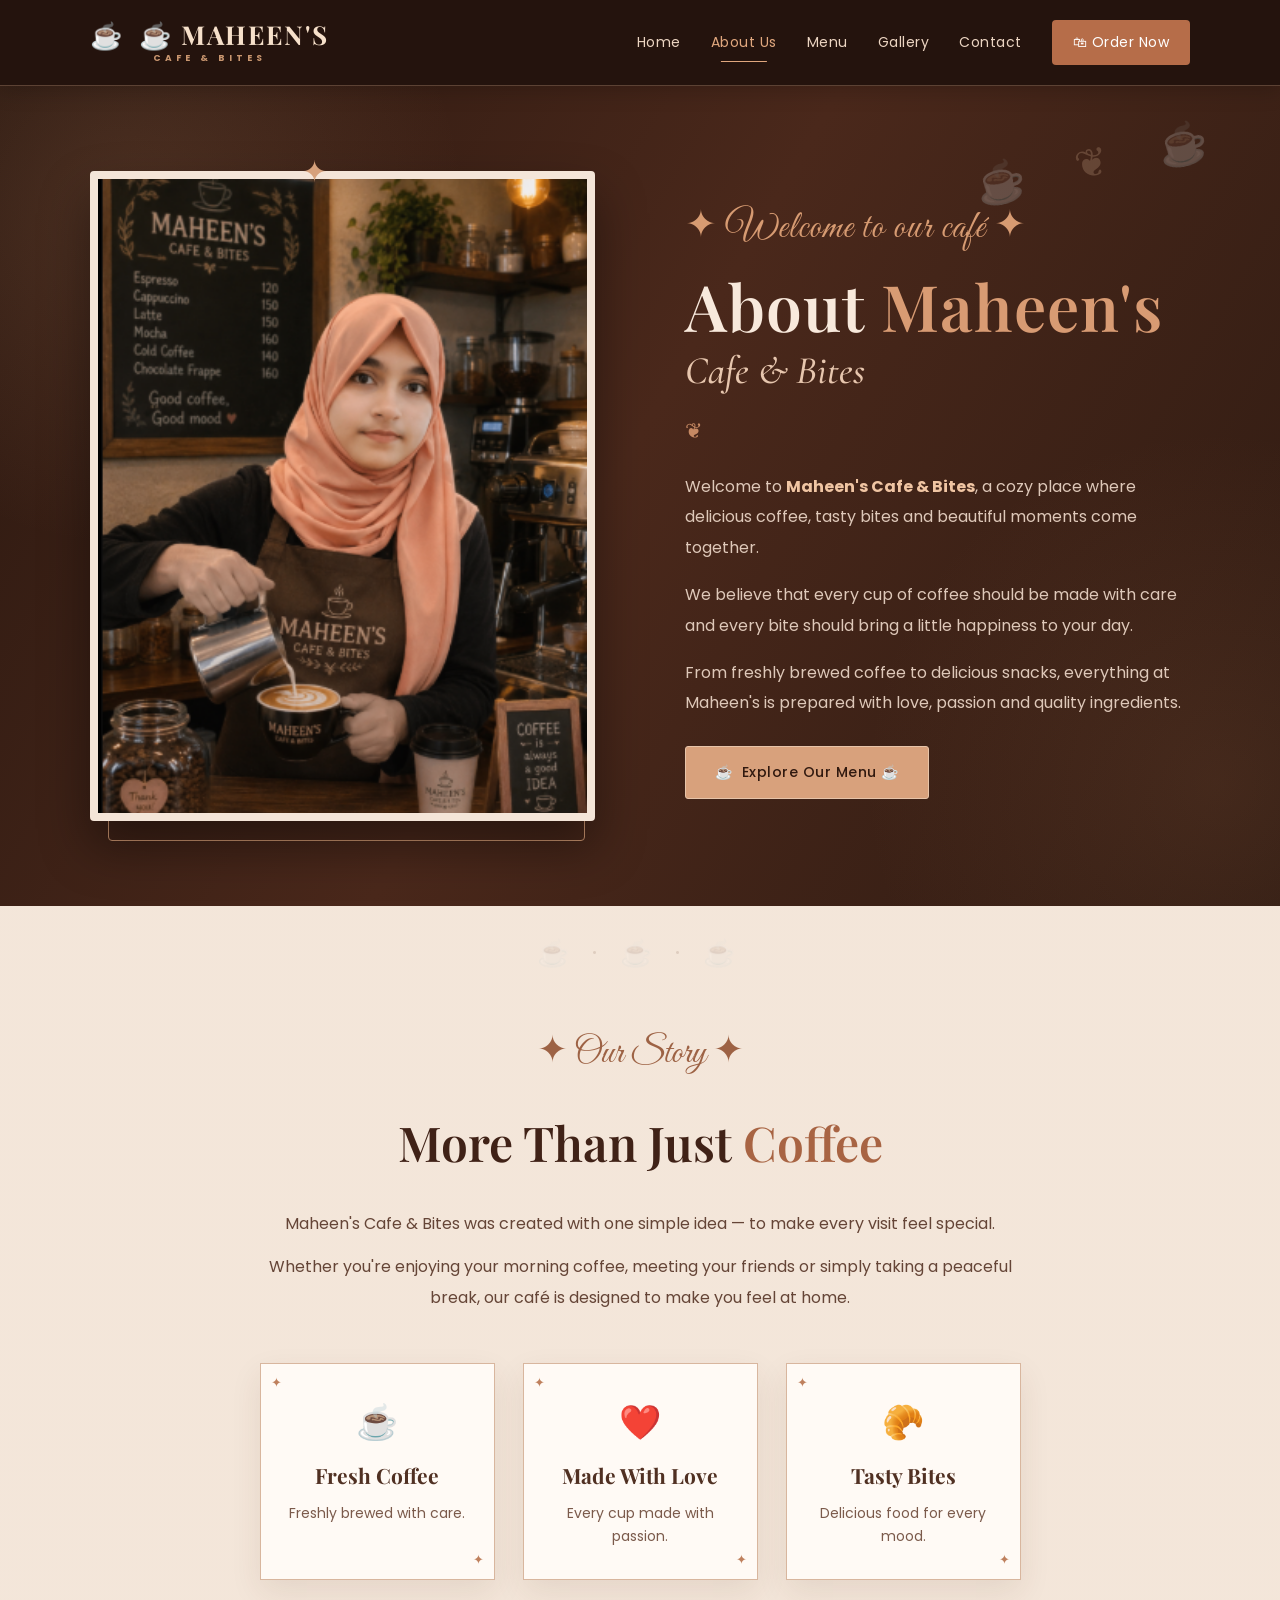
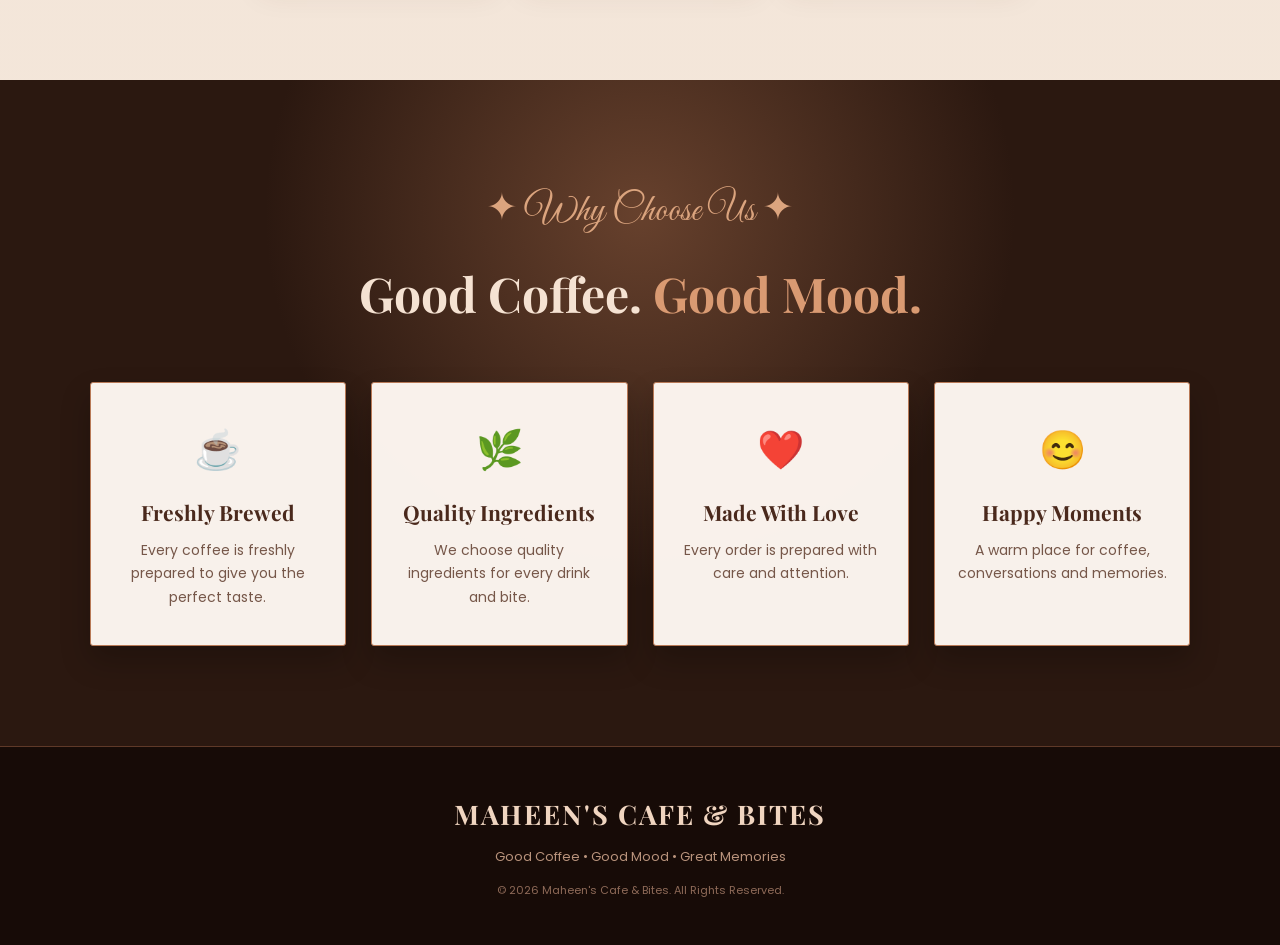
<file: about.html>
<!DOCTYPE html>
<html lang="en">
<head>
    <meta charset="UTF-8">
    <meta name="viewport" content="width=device-width, initial-scale=1.0">

    <title>About Us | Maheen's Cafe & Bites</title>

    <link rel="stylesheet" href="style.css">

    <link rel="preconnect" href="https://fonts.googleapis.com">
    <link rel="preconnect" href="https://fonts.gstatic.com" crossorigin>

    <link href="https://fonts.googleapis.com/css2?family=Playfair+Display:wght@500;600;700&family=Poppins:wght@300;400;500;600&display=swap" rel="stylesheet">
</head>

<body>

<!-- ================= NAVBAR ================= -->

<header>

    <div class="logo">
        ☕ MAHEEN'S
        <span>CAFE & BITES</span>
    </div>

    <nav>
        <a href="index.html">Home</a>
        <a href="about.html" class="active">About Us</a>
        <a href="menu.html">Menu</a>
        <a href="gallery.html">Gallery</a>
        <a href="contact.html">Contact</a>

        <a href="menu.html" class="order-btn">
            🛍 Order Now
        </a>
    </nav>

</header>


<!-- ================= ABOUT HERO ================= -->

<section class="about-hero">

    <div class="about-image">

        <!-- YOUR CAFÉ PHOTO -->

        <img src="images/cafe-about.jpg"
             alt="Maheen's Cafe Barista">

    </div>


    <div class="about-text">

        <p class="small-title">
            ✦ Welcome to our café ✦
        </p>

        <h1>
            About <span>Maheen's</span>
        </h1>

        <h2>
            Cafe & Bites
        </h2>

        <p>
            Welcome to <b>Maheen's Cafe & Bites</b>, a cozy place
            where delicious coffee, tasty bites and beautiful
            moments come together.
        </p>

        <p>
            We believe that every cup of coffee should be made
            with care and every bite should bring a little
            happiness to your day.
        </p>

        <p>
            From freshly brewed coffee to delicious snacks,
            everything at Maheen's is prepared with love,
            passion and quality ingredients.
        </p>

        <a href="menu.html" class="about-btn">
            Explore Our Menu ☕
        </a>

    </div>

</section>


<!-- ================= OUR STORY ================= -->

<section class="story">

    <div class="story-content">

        <p class="small-title">
            ✦ Our Story ✦
        </p>

        <h2>
            More Than Just <span>Coffee</span>
        </h2>

        <p>
            Maheen's Cafe & Bites was created with one simple
            idea — to make every visit feel special.
        </p>

        <p>
            Whether you're enjoying your morning coffee,
            meeting your friends or simply taking a peaceful
            break, our café is designed to make you feel at home.
        </p>

        <div class="story-boxes">

            <div>
                <h3>☕</h3>
                <h4>Fresh Coffee</h4>
                <p>Freshly brewed with care.</p>
            </div>

            <div>
                <h3>❤️</h3>
                <h4>Made With Love</h4>
                <p>Every cup made with passion.</p>
            </div>

            <div>
                <h3>🥐</h3>
                <h4>Tasty Bites</h4>
                <p>Delicious food for every mood.</p>
            </div>

        </div>

    </div>

</section>


<!-- ================= WHY US ================= -->

<section class="why-us">

    <p class="small-title">
        ✦ Why Choose Us ✦
    </p>

    <h2>
        Good Coffee. <span>Good Mood.</span>
    </h2>

    <div class="why-container">

        <div class="why-card">
            <div class="icon">☕</div>
            <h3>Freshly Brewed</h3>
            <p>
                Every coffee is freshly prepared
                to give you the perfect taste.
            </p>
        </div>

        <div class="why-card">
            <div class="icon">🌿</div>
            <h3>Quality Ingredients</h3>
            <p>
                We choose quality ingredients
                for every drink and bite.
            </p>
        </div>

        <div class="why-card">
            <div class="icon">❤️</div>
            <h3>Made With Love</h3>
            <p>
                Every order is prepared with
                care and attention.
            </p>
        </div>

        <div class="why-card">
            <div class="icon">😊</div>
            <h3>Happy Moments</h3>
            <p>
                A warm place for coffee,
                conversations and memories.
            </p>
        </div>

    </div>

</section>


<!-- ================= FOOTER ================= -->

<footer>

    <h2>MAHEEN'S CAFE & BITES</h2>

    <p>
        Good Coffee • Good Mood • Great Memories
    </p>

    <p class="copyright">
        © 2026 Maheen's Cafe & Bites. All Rights Reserved.
    </p>

</footer>

</body>
</html>
</file>
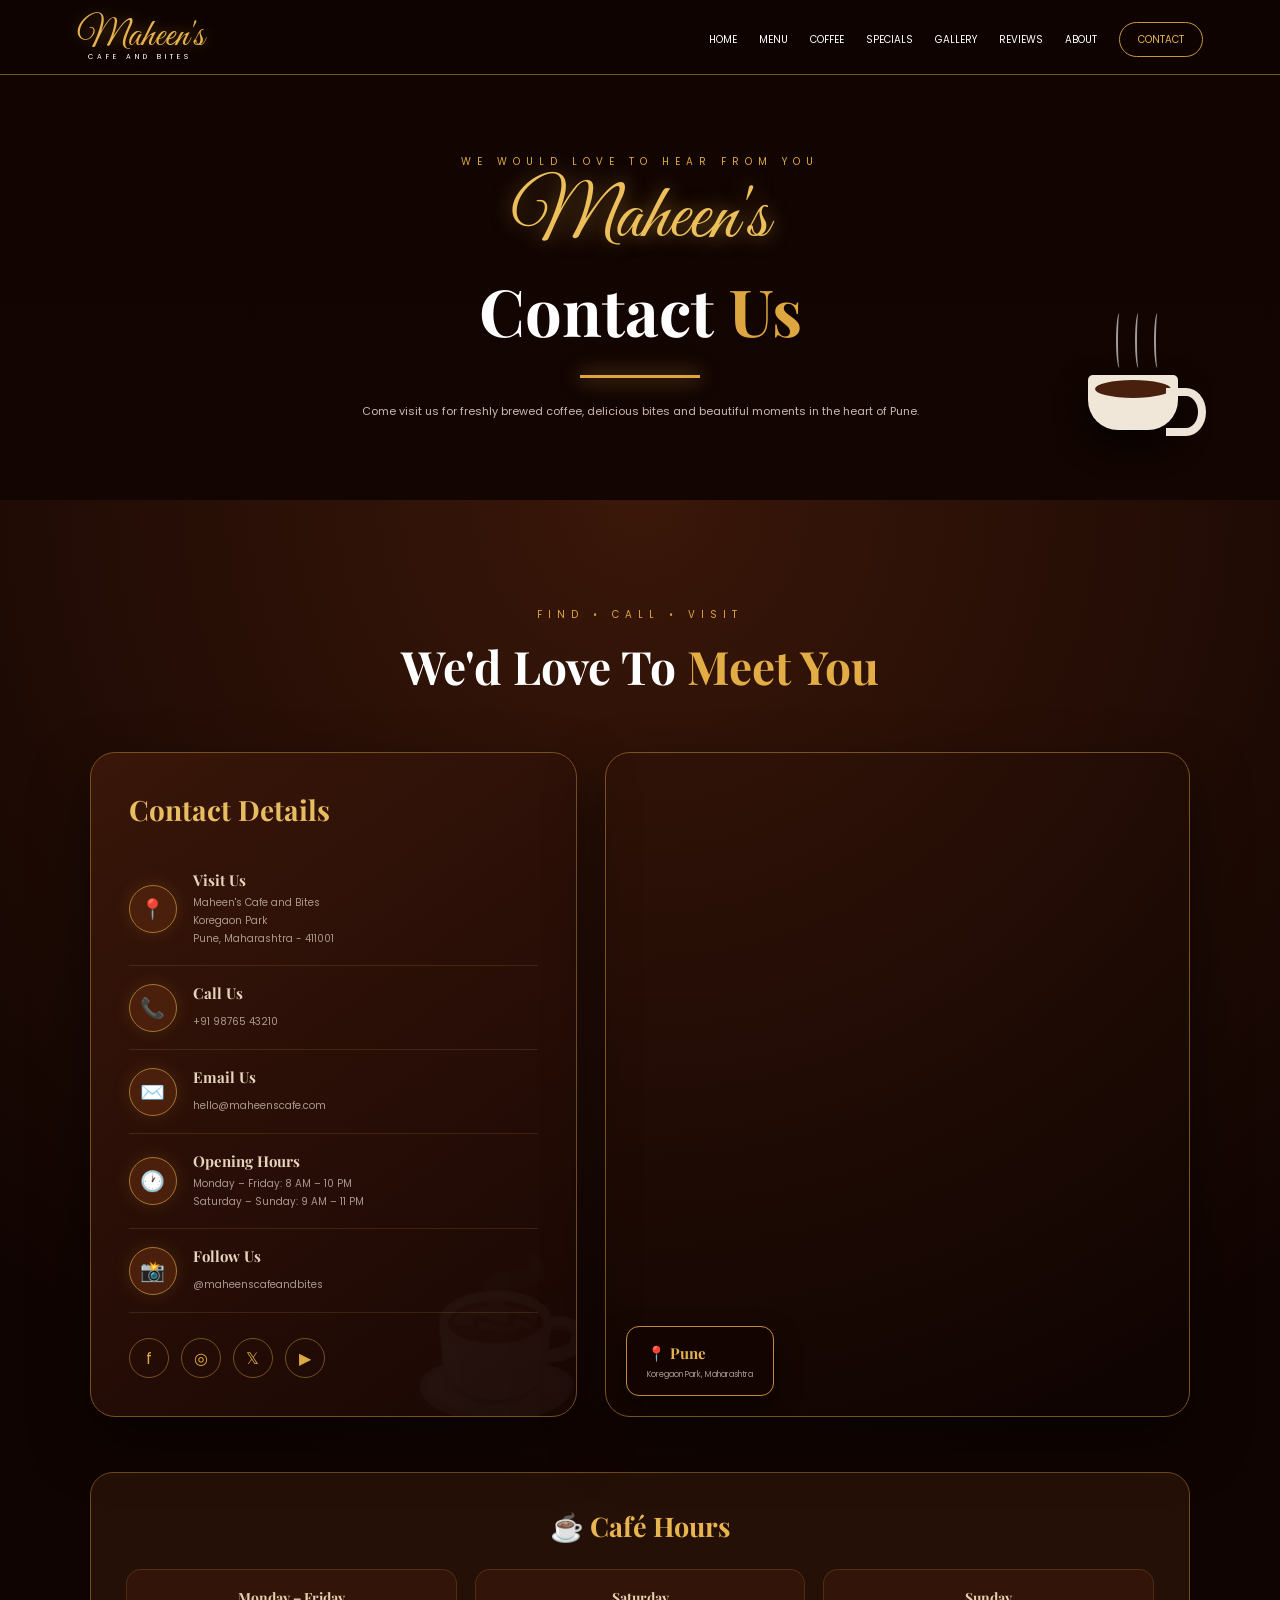
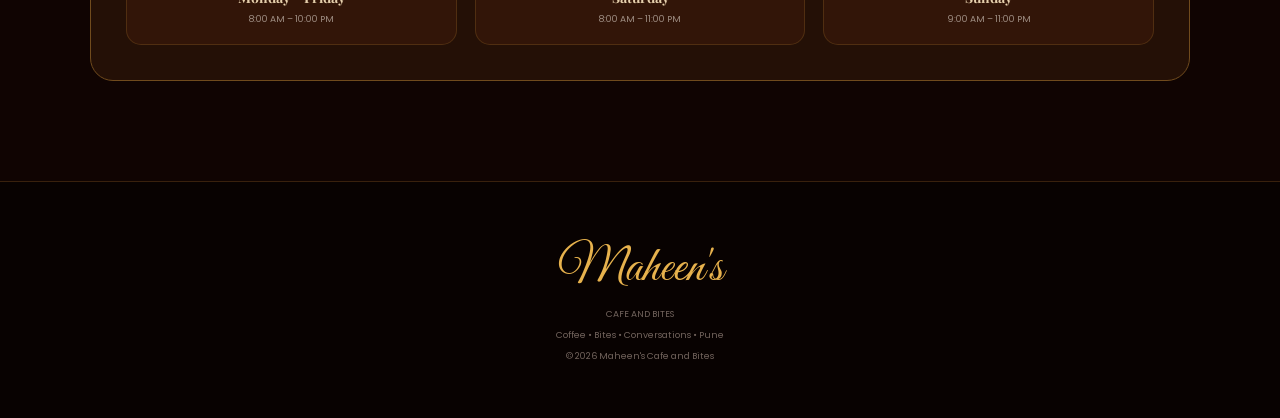
<file: contact.html>
<!DOCTYPE html>
<html lang="en">
<head>
<meta charset="UTF-8">
<meta name="viewport" content="width=device-width, initial-scale=1.0">

<title>Contact | Maheen's Cafe and Bites</title>

<link href="https://fonts.googleapis.com/css2?family=Great+Vibes&family=Playfair+Display:wght@500;600;700&family=Poppins:wght@300;400;500;600&display=swap" rel="stylesheet">

<style>

*{
    margin:0;
    padding:0;
    box-sizing:border-box;
}

body{
    font-family:Poppins,sans-serif;
    background:#100402;
    color:white;
    overflow-x:hidden;
}


/* ================= NAVBAR ================= */

nav{
    height:75px;
    width:100%;

    position:fixed;
    top:0;
    z-index:1000;

    display:flex;
    align-items:center;
    justify-content:space-between;

    padding:0 6%;

    background:rgba(15,4,2,.95);

    backdrop-filter:blur(15px);

    border-bottom:1px solid #795321;
}

.logo{
    font-family:'Great Vibes',cursive;
    font-size:38px;
    color:#e8b34e;

    text-shadow:0 0 15px rgba(232,179,78,.4);
}

.logo small{
    display:block;

    font-family:Poppins,sans-serif;

    font-size:7px;

    letter-spacing:4px;

    text-align:center;

    color:white;

    margin-top:-8px;
}

nav ul{
    display:flex;
    gap:22px;
    list-style:none;
}

nav a{
    text-decoration:none;
    color:white;
    font-size:10px;
    transition:.3s;
}

nav a:hover{
    color:#e7b34e;
}

.home{
    border:1px solid #c99639;
    padding:9px 18px;
    border-radius:25px;
    color:#e7b34e !important;
}


/* ================= HERO ================= */

.hero{
    min-height:500px;

    padding-top:75px;

    display:flex;
    justify-content:center;
    align-items:center;

    text-align:center;

    position:relative;
    overflow:hidden;

    background:

    linear-gradient(
        rgba(18,5,2,.52),
        rgba(18,5,2,.94)
    ),

    url("https://images.unsplash.com/photo-1495474472287-4d71bcdd2085?auto=format&fit=crop&w=2200&q=90");

    background-size:cover;
    background-position:center;
}

.hero-content{
    position:relative;
    z-index:5;

    animation:appear 1.4s ease;
}

.subtitle{
    color:#dda640;
    letter-spacing:6px;
    font-size:10px;
}

.script{
    font-family:'Great Vibes',cursive;
    font-size:78px;
    color:#edbf5b;

    text-shadow:
    0 0 20px rgba(235,181,74,.5);
}

.hero h1{
    font-family:'Playfair Display',serif;
    font-size:65px;
}

.hero h1 span{
    color:#dda640;
}

.line{
    width:120px;
    height:3px;

    background:#dda640;

    margin:22px auto;

    box-shadow:0 0 20px #dda640;
}

.hero p{
    max-width:620px;

    margin:auto;

    color:#cbb9ad;

    font-size:11px;

    line-height:2;
}


/* ================= COFFEE CUP ================= */

.cup{
    position:absolute;

    right:8%;
    bottom:70px;

    width:90px;
    height:55px;

    background:#f1e7d9;

    border-radius:5px 5px 30px 30px;

    box-shadow:
    0 15px 30px rgba(0,0,0,.7);

    animation:cup 4s infinite ease-in-out;
}

.cup:before{
    content:"";

    position:absolute;

    left:7px;
    top:5px;

    width:76px;
    height:18px;

    background:#48200d;

    border-radius:50%;
}

.cup:after{
    content:"";

    position:absolute;

    right:-28px;
    top:13px;

    width:32px;
    height:32px;

    border:8px solid #eee4d7;

    border-left:0;

    border-radius:0 50% 50% 0;
}


/* STEAM */

.steam{
    position:absolute;

    right:9%;
    bottom:125px;
}

.steam span{
    display:inline-block;

    width:7px;
    height:55px;

    margin:0 4px;

    border-left:2px solid rgba(255,255,255,.6);

    border-radius:50%;

    animation:steam 3s infinite;
}

.steam span:nth-child(2){
    animation-delay:1s;
}

.steam span:nth-child(3){
    animation-delay:2s;
}


/* ================= CONTACT AREA ================= */

.contact{
    padding:100px 7%;

    position:relative;

    background:
    radial-gradient(
        circle at top,
        #3a1709,
        #100402 70%
    );
}

.heading{
    text-align:center;
    margin-bottom:55px;
}

.heading small{
    color:#dca43f;
    letter-spacing:6px;
    font-size:10px;
}

.heading h2{
    font-family:'Playfair Display',serif;
    font-size:46px;
    margin-top:10px;
}

.heading h2 span{
    color:#e3ad46;
}


/* ================= MAIN GRID ================= */

.contact-grid{
    max-width:1200px;

    margin:auto;

    display:grid;

    grid-template-columns:1fr 1.2fr;

    gap:28px;
}


/* ================= DETAILS ================= */

.details{
    padding:38px;

    border-radius:25px;

    background:
    linear-gradient(
        145deg,
        #391609,
        #190704
    );

    border:1px solid #78501e;

    box-shadow:
    0 25px 55px rgba(0,0,0,.5);

    position:relative;

    overflow:hidden;
}

.details:after{
    content:"☕";

    position:absolute;

    right:-20px;
    bottom:-35px;

    font-size:150px;

    opacity:.035;
}

.details h3{
    font-family:'Playfair Display',serif;

    color:#e8bd62;

    font-size:28px;

    margin-bottom:25px;
}


/* DETAIL ITEM */

.detail{
    display:flex;

    gap:16px;

    align-items:center;

    padding:17px 0;

    border-bottom:1px solid rgba(220,165,63,.15);
}

.detail:last-child{
    border-bottom:none;
}

.icon{
    min-width:48px;
    height:48px;

    display:flex;

    align-items:center;
    justify-content:center;

    border-radius:50%;

    background:#4a200c;

    border:1px solid #a5742b;

    font-size:20px;

    box-shadow:
    0 0 18px rgba(218,164,62,.15);
}

.detail h4{
    color:#e6d5bc;

    font-family:'Playfair Display',serif;

    font-size:15px;

    margin-bottom:4px;
}

.detail p,
.detail a{
    color:#aa988d;

    text-decoration:none;

    font-size:10px;

    line-height:1.8;
}

.detail a:hover{
    color:#e4af45;
}


/* ================= SOCIAL ================= */

.social{
    margin-top:25px;

    display:flex;

    gap:12px;
}

.social a{
    width:40px;
    height:40px;

    display:flex;

    align-items:center;
    justify-content:center;

    border:1px solid #755020;

    border-radius:50%;

    text-decoration:none;

    color:#dca844;

    transition:.3s;
}

.social a:hover{
    background:#dca844;
    color:#160604;

    transform:translateY(-5px);

    box-shadow:0 0 20px rgba(220,168,68,.4);
}


/* ================= MAP ================= */

.map{
    min-height:500px;

    border-radius:25px;

    overflow:hidden;

    border:1px solid #79531f;

    box-shadow:
    0 25px 55px rgba(0,0,0,.5);

    position:relative;
}

.map iframe{
    width:100%;
    height:100%;
    min-height:500px;

    border:0;
}


/* MAP LABEL */

.map-label{
    position:absolute;

    left:20px;
    bottom:20px;

    padding:14px 20px;

    background:rgba(20,5,2,.94);

    border:1px solid #c18b31;

    border-radius:13px;

    z-index:5;

    box-shadow:0 10px 25px rgba(0,0,0,.5);
}

.map-label strong{
    color:#e7b34d;

    font-family:'Playfair Display',serif;

    font-size:15px;
}

.map-label span{
    display:block;

    color:#a9978d;

    font-size:8px;

    margin-top:3px;
}


/* ================= HOURS ================= */

.hours{
    max-width:1200px;

    margin:55px auto 0;

    padding:35px;

    text-align:center;

    background:#241006;

    border:1px solid #704b1d;

    border-radius:23px;
}

.hours h3{
    font-family:'Playfair Display',serif;

    color:#e8b550;

    font-size:27px;

    margin-bottom:25px;
}

.hour-grid{
    display:grid;

    grid-template-columns:repeat(3,1fr);

    gap:18px;
}

.day{
    padding:18px;

    border-radius:15px;

    background:#321508;

    border:1px solid rgba(215,161,59,.18);
}

.day h4{
    font-family:'Playfair Display',serif;

    color:#e6d0ad;

    font-size:14px;
}

.day p{
    color:#9e8d82;

    font-size:9px;

    margin-top:6px;
}


/* ================= FOOTER ================= */

footer{
    text-align:center;

    padding:55px 20px;

    background:#080201;

    border-top:1px solid #39210d;
}

.footer-logo{
    font-family:'Great Vibes',cursive;

    font-size:50px;

    color:#e7b24d;
}

footer p{
    color:#71635c;

    font-size:9px;

    margin-top:8px;
}


/* ================= ANIMATIONS ================= */

@keyframes appear{
    from{
        opacity:0;
        transform:translateY(40px);
    }

    to{
        opacity:1;
        transform:translateY(0);
    }
}

@keyframes cup{
    0%,100%{
        transform:translateY(0);
    }

    50%{
        transform:translateY(-12px);
    }
}

@keyframes steam{
    0%{
        opacity:0;
        transform:translateY(15px);
    }

    50%{
        opacity:1;
    }

    100%{
        opacity:0;
        transform:translateY(-55px);
    }
}


/* ================= MOBILE ================= */

@media(max-width:850px){

    nav ul{
        display:none;
    }

    .contact-grid{
        grid-template-columns:1fr;
    }

    .hour-grid{
        grid-template-columns:1fr;
    }

    .cup,
    .steam{
        display:none;
    }
}

@media(max-width:600px){

    .script{
        font-size:55px;
    }

    .hero h1{
        font-size:43px;
    }

    .heading h2{
        font-size:36px;
    }

}

</style>
</head>


<body>


<!-- NAVBAR -->

<nav>

    <div class="logo">
        Maheen's
        <small>CAFE AND BITES</small>
    </div>

    <ul>

        <li><a href="index.html">HOME</a></li>

        <li><a href="menu.html">MENU</a></li>

        <li><a href="coffee.html">COFFEE</a></li>

        <li><a href="specials.html">SPECIALS</a></li>

        <li><a href="gallery.html">GALLERY</a></li>

        <li><a href="review.html">REVIEWS</a></li>

        <li><a href="about.html">ABOUT</a></li>

        <li><a href="contact.html" class="home">CONTACT</a></li>

    </ul>

</nav>


<!-- HERO -->

<section class="hero">

    <div class="hero-content">

        <div class="subtitle">
            WE WOULD LOVE TO HEAR FROM YOU
        </div>

        <div class="script">
            Maheen's
        </div>

        <h1>
            Contact <span>Us</span>
        </h1>

        <div class="line"></div>

        <p>
            Come visit us for freshly brewed coffee,
            delicious bites and beautiful moments
            in the heart of Pune.
        </p>

    </div>


    <!-- COFFEE CUP -->

    <div class="cup"></div>

    <div class="steam">
        <span></span>
        <span></span>
        <span></span>
    </div>

</section>


<!-- CONTACT -->

<section class="contact">


    <div class="heading">

        <small>
            FIND • CALL • VISIT
        </small>

        <h2>
            We'd Love To <span>Meet You</span>
        </h2>

    </div>


    <div class="contact-grid">


        <!-- DETAILS -->

        <div class="details">

            <h3>
                Contact Details
            </h3>


            <!-- LOCATION -->

            <div class="detail">

                <div class="icon">
                    📍
                </div>

                <div>

                    <h4>
                        Visit Us
                    </h4>

                    <p>
                        Maheen's Cafe and Bites<br>
                        Koregaon Park<br>
                        Pune, Maharashtra - 411001
                    </p>

                </div>

            </div>


            <!-- PHONE -->

            <div class="detail">

                <div class="icon">
                    📞
                </div>

                <div>

                    <h4>
                        Call Us
                    </h4>

                    <a href="tel:+919876543210">
                        +91 98765 43210
                    </a>

                </div>

            </div>


            <!-- EMAIL -->

            <div class="detail">

                <div class="icon">
                    ✉️
                </div>

                <div>

                    <h4>
                        Email Us
                    </h4>

                    <a href="mailto:hello@maheenscafe.com">
                        hello@maheenscafe.com
                    </a>

                </div>

            </div>


            <!-- HOURS -->

            <div class="detail">

                <div class="icon">
                    🕐
                </div>

                <div>

                    <h4>
                        Opening Hours
                    </h4>

                    <p>
                        Monday – Friday: 8 AM – 10 PM<br>
                        Saturday – Sunday: 9 AM – 11 PM
                    </p>

                </div>

            </div>


            <!-- INSTAGRAM -->

            <div class="detail">

                <div class="icon">
                    📸
                </div>

                <div>

                    <h4>
                        Follow Us
                    </h4>

                    <a href="#">
                        @maheenscafeandbites
                    </a>

                </div>

            </div>


            <div class="social">

                <a href="#">f</a>

                <a href="#">◎</a>

                <a href="#">𝕏</a>

                <a href="#">▶</a>

            </div>

        </div>


        <!-- PUNE MAP -->

        <div class="map">

            <iframe
                src="https://www.google.com/maps?q=Koregaon+Park,+Pune,+Maharashtra&output=embed"
                loading="lazy">
            </iframe>

            <div class="map-label">

                <strong>📍 Pune</strong>

                <span>
                    Koregaon Park, Maharashtra
                </span>

            </div>

        </div>

    </div>


    <!-- HOURS -->

    <div class="hours">

        <h3>
            ☕ Café Hours
        </h3>

        <div class="hour-grid">

            <div class="day">
                <h4>Monday – Friday</h4>
                <p>8:00 AM – 10:00 PM</p>
            </div>

            <div class="day">
                <h4>Saturday</h4>
                <p>8:00 AM – 11:00 PM</p>
            </div>

            <div class="day">
                <h4>Sunday</h4>
                <p>9:00 AM – 11:00 PM</p>
            </div>

        </div>

    </div>

</section>

<!-- FOOTER -->

<footer>

    <div class="footer-logo">
        Maheen's
    </div>

    <p>
        CAFE AND BITES
    </p>

    <p>
        Coffee • Bites • Conversations • Pune
    </p>

    <p>
        © 2026 Maheen's Cafe and Bites
    </p>

</footer>


</body>
</html>
</file>
<file: style.css>
/* =========================================================
   MAHEEN'S CAFE & BITES
   LUXURY COFFEE / VINTAGE ABOUT PAGE
========================================================= */

@import url('https://fonts.googleapis.com/css2?family=Cormorant+Garamond:wght@400;500;600;700&family=Great+Vibes&family=Playfair+Display:wght@400;500;600;700&family=Poppins:wght@300;400;500;600&display=swap');


/* =========================================================
   BASIC RESET
========================================================= */

* {
    margin: 0;
    padding: 0;
    box-sizing: border-box;
}

html {
    scroll-behavior: smooth;
}

body {
    font-family: 'Poppins', sans-serif;
    background: #f3e7da;
    color: #3b2117;
    line-height: 1.7;
}

img {
    display: block;
    max-width: 100%;
}

a {
    text-decoration: none;
}


/* =========================================================
   NAVBAR
========================================================= */

header {
    height: 86px;
    width: 100%;

    display: flex;
    align-items: center;
    justify-content: space-between;

    padding: 0 7%;

    background: #24130d;

    border-bottom: 1px solid rgba(220, 177, 143, 0.3);

    position: sticky;
    top: 0;
    z-index: 1000;

    box-shadow: 0 5px 20px rgba(0, 0, 0, 0.18);
}


/* LOGO */

.logo {
    color: #f6e0ca;

    font-family: 'Playfair Display', serif;

    font-size: 26px;
    font-weight: 700;

    letter-spacing: 2px;

    line-height: 1;
}

.logo::before {
    content: "☕";
    margin-right: 7px;
}

.logo span {
    display: block;

    text-align: center;

    font-family: 'Poppins', sans-serif;

    font-size: 9px;

    letter-spacing: 4px;

    color: #c9966f;

    margin-top: 6px;
}


/* NAV */

nav {
    display: flex;
    align-items: center;
    gap: 30px;
}

nav a {
    color: #ecd5c2;

    font-size: 14px;

    letter-spacing: 0.5px;

    transition: 0.3s ease;

    position: relative;
}

nav a:hover,
nav a.active {
    color: #e0a77e;
}

nav a::after {
    content: "";

    position: absolute;

    left: 50%;
    bottom: -8px;

    width: 0;
    height: 1px;

    background: #e0a77e;

    transform: translateX(-50%);

    transition: 0.3s ease;
}

nav a:hover::after,
nav a.active::after {
    width: 70%;
}


/* ORDER BUTTON */

.order-btn {
    background: #b66d49 !important;

    color: #fff !important;

    padding: 11px 21px;

    border-radius: 4px;

    letter-spacing: 0.5px;

    box-shadow: none;

    transition: 0.3s ease;
}

.order-btn:hover {
    background: #d18a63 !important;

    transform: translateY(-2px);
}

.order-btn::after {
    display: none;
}


/* =========================================================
   ABOUT HERO
========================================================= */

.about-hero {
    min-height: calc(100vh - 86px);

    padding: 85px 7%;

    display: flex;
    align-items: center;

    gap: 90px;

    position: relative;

    overflow: hidden;

    background:
        radial-gradient(
            circle at 10% 15%,
            rgba(199, 142, 104, 0.18),
            transparent 25%
        ),
        radial-gradient(
            circle at 95% 85%,
            rgba(160, 104, 72, 0.16),
            transparent 25%
        ),
        linear-gradient(
            120deg,
            #2b1810,
            #4a281b 48%,
            #2f1b12
        );
}


/* OLD PAPER TEXTURE EFFECT */

.about-hero::before {
    content: "";

    position: absolute;

    inset: 0;

    opacity: 0.06;

    background-image:
        radial-gradient(#ffffff 0.7px, transparent 0.7px);

    background-size: 10px 10px;

    pointer-events: none;
}


/* Decorative coffee corner */

.about-hero::after {
    content: "☕  ❦  ☕";

    position: absolute;

    right: 4%;
    top: 5%;

    color: rgba(232, 191, 158, 0.22);

    font-size: 40px;

    letter-spacing: 20px;

    transform: rotate(-12deg);

    pointer-events: none;
}


/* =========================================================
   PHOTO FRAME
========================================================= */

.about-image {
    flex: 1;

    position: relative;

    display: flex;
    justify-content: center;

    z-index: 2;
}


/* outer decorative frame */

.about-image::before {
    content: "";

    position: absolute;

    width: calc(100% - 30px);
    max-width: 570px;

    height: 100%;

    border: 1px solid #c9936e;

    top: 18px;
    left: 18px;

    border-radius: 4px;

    z-index: 0;
}


/* little coffee decoration */

.about-image::after {
    content: "✦";

    position: absolute;

    top: -24px;
    left: 42%;

    color: #d7a17b;

    font-size: 30px;

    z-index: 3;
}


.about-image img {
    width: 100%;

    max-width: 550px;

    height: 650px;

    object-fit: cover;

    object-position: center;

    border: 8px solid #f4e5d8;

    border-radius: 4px;

    position: relative;

    z-index: 2;

    box-shadow:
        0 25px 50px rgba(0, 0, 0, 0.42);

    transition: 0.5s ease;
}

.about-image img:hover {
    transform: translateY(-5px);
}


/* =========================================================
   ABOUT TEXT
========================================================= */

.about-text {
    flex: 1;

    max-width: 610px;

    position: relative;

    z-index: 2;
}


/* handwritten heading */

.about-text .small-title {
    font-family: 'Great Vibes', cursive;

    color: #d79b72;

    font-size: 38px;

    letter-spacing: 1px;

    margin-bottom: 8px;
}


.about-text h1 {
    font-family: 'Playfair Display', serif;

    color: #f8e9dc;

    font-size: clamp(48px, 5vw, 72px);

    font-weight: 600;

    line-height: 1.02;

    letter-spacing: 1px;
}

.about-text h1 span {
    color: #d89b73;
}


.about-text h2 {
    font-family: 'Cormorant Garamond', serif;

    color: #e7c6ae;

    font-size: 39px;

    font-weight: 500;

    font-style: italic;

    margin-bottom: 22px;
}


/* elegant divider */

.about-text h2::after {
    content: "  ❦  ";

    display: block;

    font-family: Georgia, serif;

    color: #c68963;

    font-style: normal;

    font-size: 21px;

    margin-top: 10px;
}


/* paragraph */

.about-text p {
    color: #dec8b9;

    font-size: 16px;

    line-height: 1.9;

    margin-bottom: 17px;

    max-width: 550px;
}

.about-text p b {
    color: #f0c5a3;
}


/* =========================================================
   ELEGANT BUTTON
========================================================= */

.about-btn {
    display: inline-flex;

    align-items: center;

    gap: 9px;

    margin-top: 10px;

    padding: 14px 29px;

    color: #30190f;

    background: #d8a17c;

    font-family: 'Poppins', sans-serif;

    font-size: 14px;

    font-weight: 500;

    letter-spacing: 0.5px;

    border-radius: 3px;

    border: 1px solid #e7c4a9;

    transition: 0.3s ease;
}

.about-btn::before {
    content: "☕";
}

.about-btn:hover {
    background: #f0c5a4;

    transform: translateY(-3px);

    box-shadow:
        0 10px 25px rgba(0, 0, 0, 0.22);
}


/* =========================================================
   QUOTE STRIP
========================================================= */

.coffee-quote {
    background: #1e100b;

    padding: 34px 20px;

    text-align: center;

    border-top: 1px solid #69422f;

    border-bottom: 1px solid #69422f;
}

.coffee-quote p {
    font-family: 'Great Vibes', cursive;

    color: #dca983;

    font-size: 38px;

    letter-spacing: 1px;
}


/* =========================================================
   OUR STORY
========================================================= */

.story {
    padding: 100px 7%;

    text-align: center;

    position: relative;

    background:
        linear-gradient(
            rgba(244, 231, 218, 0.96),
            rgba(244, 231, 218, 0.96)
        ),
        #ead8c6;

    overflow: hidden;
}


/* decorative coffee beans */

.story::before {
    content: "☕   ·   ☕   ·   ☕";

    position: absolute;

    top: 25px;
    left: 50%;

    transform: translateX(-50%);

    color: rgba(98, 54, 34, 0.14);

    font-size: 26px;

    letter-spacing: 8px;
}

.story .small-title {
    font-family: 'Great Vibes', cursive;

    color: #9d6244;

    font-size: 37px;
}


/* heading */

.story h2 {
    font-family: 'Playfair Display', serif;

    font-size: 48px;

    font-weight: 600;

    color: #402217;

    margin: 8px 0 25px;
}

.story h2 span {
    color: #a86443;
}


/* story paragraphs */

.story-content > p {
    max-width: 790px;

    margin: 13px auto;

    color: #654537;

    font-size: 16px;

    line-height: 1.9;
}


/* =========================================================
   STORY CARDS
========================================================= */

.story-boxes {
    display: flex;

    justify-content: center;

    gap: 28px;

    margin-top: 50px;

    flex-wrap: wrap;
}

.story-boxes div {
    width: 235px;

    min-height: 185px;

    padding: 30px 20px;

    background: #fffaf5;

    border: 1px solid #d8b69e;

    position: relative;

    box-shadow:
        0 12px 30px rgba(77, 39, 23, 0.09);

    transition: 0.35s ease;
}


/* corners */

.story-boxes div::before,
.story-boxes div::after {
    content: "✦";

    position: absolute;

    color: #bf805d;

    font-size: 13px;
}

.story-boxes div::before {
    top: 8px;
    left: 10px;
}

.story-boxes div::after {
    bottom: 8px;
    right: 10px;
}

.story-boxes div:hover {
    transform: translateY(-8px);

    box-shadow:
        0 18px 35px rgba(77, 39, 23, 0.15);
}


/* icon */

.story-boxes h3 {
    font-size: 34px;

    margin-bottom: 6px;
}

.story-boxes h4 {
    font-family: 'Playfair Display', serif;

    font-size: 21px;

    color: #503022;

    margin-bottom: 8px;
}

.story-boxes p {
    font-size: 14px;

    color: #7b5a4b;
}


/* =========================================================
   WHY CHOOSE US
========================================================= */

.why-us {
    padding: 100px 7%;

    text-align: center;

    background:
        radial-gradient(
            circle at 50% 20%,
            #67412d,
            transparent 45%
        ),
        #2b1810;

    position: relative;
}


/* decorative heading */

.why-us .small-title {
    font-family: 'Great Vibes', cursive;

    font-size: 38px;

    color: #dba47e;
}

.why-us h2 {
    font-family: 'Playfair Display', serif;

    font-size: 48px;

    color: #f5e2d2;

    margin: 8px 0 48px;
}

.why-us h2 span {
    color: #d99a72;
}


/* =========================================================
   WHY CARDS
========================================================= */

.why-container {
    max-width: 1150px;

    margin: auto;

    display: grid;

    grid-template-columns: repeat(4, 1fr);

    gap: 25px;
}

.why-card {
    padding: 35px 22px;

    background: rgba(255, 248, 242, 0.97);

    border: 1px solid #b87956;

    border-radius: 3px;

    position: relative;

    box-shadow:
        0 15px 30px rgba(0, 0, 0, 0.22);

    transition: 0.35s ease;
}

.why-card:hover {
    transform: translateY(-9px);
}


/* icon */

.why-card .icon {
    font-size: 38px;

    margin-bottom: 12px;
}

.why-card h3 {
    font-family: 'Playfair Display', serif;

    color: #4a291c;

    font-size: 21px;

    margin-bottom: 8px;
}

.why-card p {
    font-size: 14px;

    color: #765749;
}


/* =========================================================
   FOOTER
========================================================= */

footer {
    background: #170b07;

    text-align: center;

    padding: 45px 20px;

    border-top: 1px solid #5f3928;
}

footer h2 {
    font-family: 'Playfair Display', serif;

    color: #f0d5c0;

    font-size: 27px;

    letter-spacing: 2px;

    margin-bottom: 8px;
}

footer p {
    color: #b9937c;

    font-size: 13px;
}

footer .copyright {
    margin-top: 13px;

    font-size: 11px;

    color: #8e6a58;
}


/* =========================================================
   GALLERY / OTHER COMMON PAGES
========================================================= */

.gallery {
    background: #f2e3d6;
}

.gallery-container {
    display: grid;

    grid-template-columns: repeat(3, 1fr);

    gap: 20px;

    max-width: 1200px;

    margin: auto;
}

.gallery-container img {
    width: 100%;

    height: 290px;

    object-fit: cover;

    border: 5px solid #fff8f2;

    box-shadow:
        0 10px 25px rgba(59, 30, 17, 0.15);

    transition: 0.4s ease;
}

.gallery-container img:hover {
    transform: scale(1.03);
}


/* =========================================================
   CONTACT
========================================================= */

.contact {
    background: #f3e5d9;
}

.contact-container {
    display: flex;

    max-width: 1100px;

    margin: auto;

    gap: 60px;
}

.contact-info,
.contact-form {
    flex: 1;
}

.contact-info h2 {
    font-family: 'Playfair Display', serif;

    font-size: 45px;

    color: #432519;

    margin-bottom: 20px;
}

.contact-info p {
    color: #705043;

    margin: 12px 0;
}

.contact-form input,
.contact-form textarea {
    width: 100%;

    padding: 15px;

    margin-bottom: 15px;

    border: 1px solid #c9a58c;

    background: #fffaf6;

    outline: none;

    border-radius: 3px;
}

.contact-form textarea {
    min-height: 150px;

    resize: vertical;
}

.contact-form button {
    padding: 14px 30px;

    border: none;

    background: #8e5235;

    color: white;

    border-radius: 3px;

    cursor: pointer;

    transition: 0.3s;
}

.contact-form button:hover {
    background: #62341f;
}


/* =========================================================
   MOBILE
========================================================= */

@media (max-width: 950px) {

    header {
        height: auto;

        padding: 18px 5%;

        flex-direction: column;

        gap: 17px;
    }

    nav {
        flex-wrap: wrap;

        justify-content: center;

        gap: 16px;
    }


    /* ABOUT */

    .about-hero {
        flex-direction: column;

        padding: 65px 5%;

        text-align: center;

        gap: 60px;
    }

    .about-image {
        width: 100%;
    }

    .about-image img {
        height: 600px;
    }

    .about-image::before {
        left: 10px;
    }

    .about-text {
        max-width: 750px;
    }

    .about-text p {
        margin-left: auto;
        margin-right: auto;
    }


    /* WHY */

    .why-container {
        grid-template-columns: repeat(2, 1fr);
    }


    /* CONTACT */

    .contact-container {
        flex-direction: column;
    }


    /* GALLERY */

    .gallery-container {
        grid-template-columns: repeat(2, 1fr);
    }
}


@media (max-width: 600px) {

    /* NAV */

    .logo {
        font-size: 23px;
    }

    nav {
        gap: 11px;
    }

    nav a {
        font-size: 12px;
    }


    /* ABOUT */

    .about-hero {
        padding: 55px 5%;
    }

    .about-image img {
        height: 470px;

        border-width: 6px;
    }

    .about-image::before {
        top: 12px;
        left: 7px;
    }

    .about-text .small-title {
        font-size: 31px;
    }

    .about-text h1 {
        font-size: 43px;
    }

    .about-text h2 {
        font-size: 31px;
    }

    .about-text p {
        font-size: 14px;
    }


    /* QUOTE */

    .coffee-quote p {
        font-size: 29px;
    }


    /* STORY */

    .story,
    .why-us {
        padding: 70px 5%;
    }

    .story h2,
    .why-us h2 {
        font-size: 35px;
    }


    /* STORY CARDS */

    .story-boxes {
        flex-direction: column;

        align-items: center;
    }

    .story-boxes div {
        width: 90%;
    }


    /* WHY */

    .why-container {
        grid-template-columns: 1fr;
    }


    /* GALLERY */

    .gallery-container {
        grid-template-columns: 1fr;
    }
}
</file>
